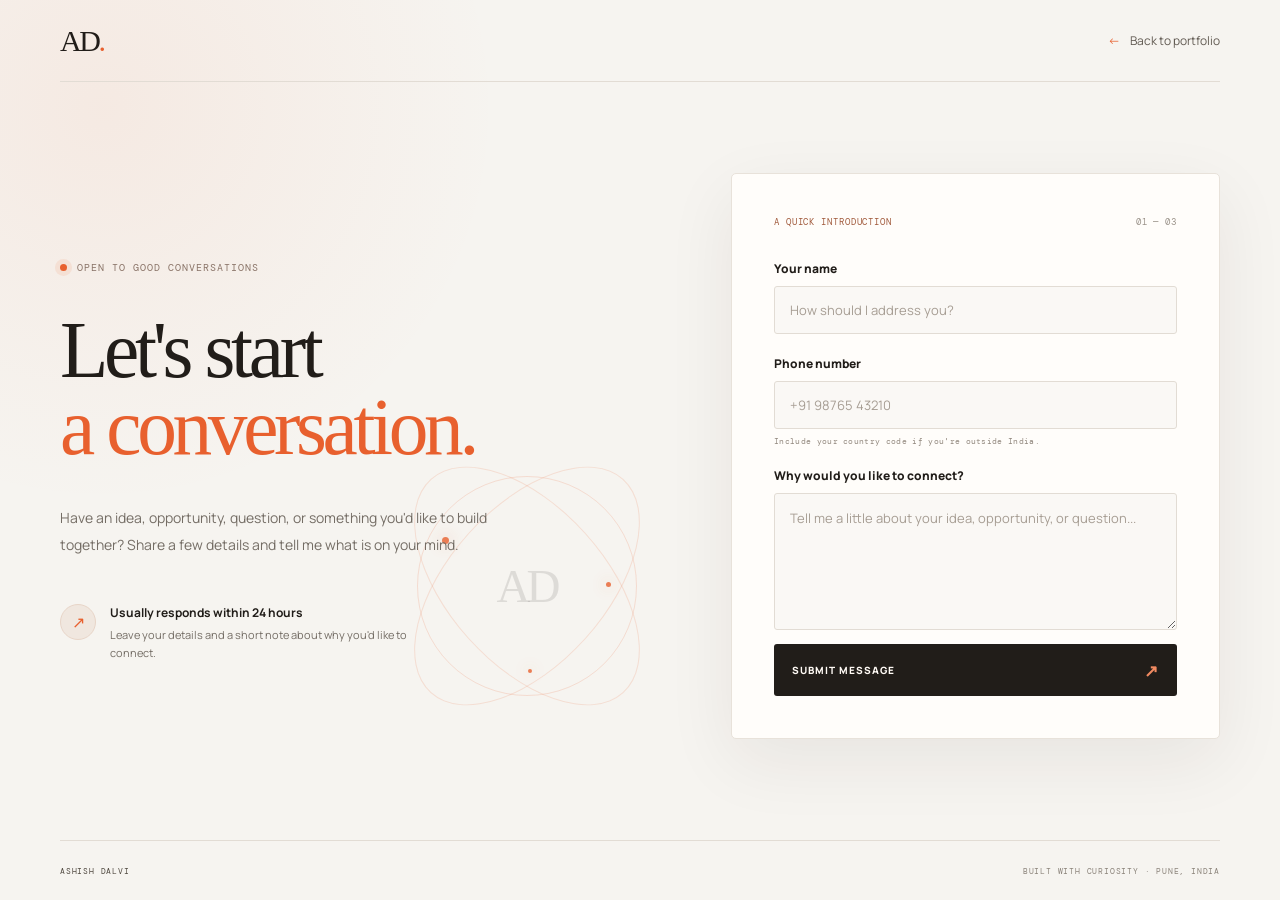
<file: Contact Page/contact.html>
<!DOCTYPE html>
<html lang="en">
<head>
  <meta charset="UTF-8" />
  <meta name="viewport" content="width=device-width, initial-scale=1.0" />
  <meta name="theme-color" content="#f6f4f0" />
  <meta name="description" content="Contact Ashish Dalvi — share your name, phone number and what you'd like to discuss." />
  <title>Let's Talk — Ashish Dalvi</title>
  <link rel="preconnect" href="https://fonts.googleapis.com" />
  <link rel="preconnect" href="https://fonts.gstatic.com" crossorigin />
  <link href="https://fonts.googleapis.com/css2?family=DM+Mono:wght@400;500&family=Manrope:wght@400;500;600;700;800&display=swap" rel="stylesheet" />
  <link href="https://fonts.cdnfonts.com/css/sreda" rel="stylesheet" />
  <link rel="stylesheet" href="contact.css" />
</head>
<body>
  <header class="contact-header">
    <a class="contact-brand" href="index.html" aria-label="Back to Ashish Dalvi portfolio">AD<span>.</span></a>
    <a class="back-link" href="index.html"> <span aria-hidden="true">←</span> Back to portfolio</a>
  </header>
  <main class="contact-layout">
    <section class="contact-intro" aria-labelledby="contact-title">
      <p class="eyebrow"><span></span> OPEN TO GOOD CONVERSATIONS</p>
      <h1 id="contact-title">Let's start<br /><em>a conversation.</em></h1>
      <p class="intro-copy">Have an idea, opportunity, question, or something you'd like to build together? Share a few details and tell me what is on your mind.</p>
      <div class="response-note"><span class="note-mark">↗</span><span><strong>Usually responds within 24 hours</strong><small>Leave your details and a short note about why you'd like to connect.</small></span></div>
      <div class="contact-orbit-art" aria-hidden="true"><i></i><i></i><i></i><b>AD</b></div>
    </section>

    <section class="form-panel" aria-label="Contact form">
      <div class="form-heading"><p> A QUICK INTRODUCTION </p><span>01 — 03</span></div>
      <form id="contact-form" action="https://api.web3forms.com/submit" method="POST" novalidate>

        <input type="hidden" name="access_key" value="54febea1-b2b2-4137-83ee-4243741837d4">
        
        <label for="visitor-name">Your name</label>
        <input id="visitor-name" name="name" type="text" placeholder="How should I address you?" autocomplete="name" minlength="2" maxlength="80" required />

        <label for="visitor-phone">Phone number</label>
        <input id="visitor-phone" name="phone" type="tel" placeholder="+91 98765 43210" autocomplete="tel" inputmode="tel" pattern="[+0-9() .-]{8,20}" maxlength="20" required aria-describedby="phone-hint" />
        <small class="field-hint" id="phone-hint">Include your country code if you're outside India.</small>

        <label for="visitor-reason">Why would you like to connect?</label>
        <textarea id="visitor-reason" name="reason" rows="5" minlength="10" maxlength="800" placeholder="Tell me a little about your idea, opportunity, or question..." required></textarea>

        <button class="submit-button" type="submit">SUBMIT MESSAGE <span aria-hidden="true">↗</span></button>
        <p class="form-error" id="form-error" role="alert" hidden>Please complete all fields with a valid phone number and a short message.</p>
      </form>
      <div class="success-panel" id="success-panel" role="status" aria-live="polite" hidden>
        <div class="success-icon" aria-hidden="true">✓</div>
        <p class="success-kicker">MESSAGE PREPARED</p>
        <h2>Thank you, <span id="success-name">there</span>.</h2>
        <p>I’ll connect with you within 24 hours once message delivery is connected.</p>
        <a href="index.html" class="return-link">BACK TO PORTFOLIO <span aria-hidden="true">↗</span></a>
      </div>
    </section>
  </main>
  <footer class="contact-footer"><span>ASHISH DALVI</span><span>BUILT WITH CURIOSITY · PUNE, INDIA</span></footer>
  <script src="contact.js"></script>
</body>
</html>
</file>
<file: Contact Page/contact.css>
@import url('https://fonts.cdnfonts.com/css/sreda');
:root{--paper:#f6f4f0;--ink:#211d19;--muted:#746d65;--accent:#e8602e;--line:#e2dcd4;--display:'Sreda',Georgia,serif;--body:'Manrope',Arial,sans-serif;--mono:'DM Mono',monospace}
*{box-sizing:border-box}html{min-height:100%;background:var(--paper)}body{margin:0;min-height:100vh;background:radial-gradient(circle at 8% 12%,rgba(232,96,46,.07),transparent 28%),var(--paper);color:var(--ink);font-family:var(--body);-webkit-font-smoothing:antialiased}a{color:inherit;text-decoration:none}button,input,textarea{font:inherit}.contact-header{height:82px;display:flex;align-items:center;justify-content:space-between;width:min(1160px,calc(100% - 64px));margin:auto;border-bottom:1px solid var(--line)}.contact-brand{font:400 30px var(--display);letter-spacing:-.08em}.contact-brand span{color:var(--accent)}.back-link{font-size:12px;color:#625b53;transition:color .2s ease}.back-link span{color:var(--accent);margin-right:8px}.back-link:hover{color:var(--accent)}.contact-layout{width:min(1160px,calc(100% - 64px));min-height:calc(100vh - 142px);margin:0 auto;display:grid;grid-template-columns:minmax(0,1fr) minmax(360px,.86fr);gap:clamp(42px,8vw,110px);align-items:center;padding:70px 0 80px}.contact-intro{position:relative;min-height:490px;display:flex;flex-direction:column;justify-content:center;isolation:isolate}.eyebrow,.form-heading,.form-disclaimer,.field-hint,.success-kicker,.return-link,.contact-footer{font-family:var(--mono);letter-spacing:.1em}.eyebrow{font-size:10px;color:#8a7468;display:flex;align-items:center;gap:10px}.eyebrow span{width:7px;height:7px;background:var(--accent);border-radius:50%;box-shadow:0 0 0 5px rgba(232,96,46,.1)}h1{font:400 clamp(54px,6.2vw,88px)/.98 var(--display);letter-spacing:-.055em;margin:28px 0 24px;position:relative;z-index:1}h1 em{font-style:normal;color:var(--accent)}.intro-copy{max-width:470px;color:var(--muted);font-size:14px;line-height:1.9;position:relative;z-index:1}.response-note{display:flex;align-items:flex-start;gap:14px;margin-top:32px;position:relative;z-index:1}.note-mark{width:36px;height:36px;display:grid;place-items:center;background:#f0e7df;color:var(--accent);border:1px solid #e8d5c8;border-radius:50%}.response-note strong,.response-note small{display:block}.response-note strong{font-size:12px}.response-note small{font-size:11px;color:var(--muted);margin-top:5px;line-height:1.6;max-width:300px}.contact-orbit-art{position:absolute;right:-8px;bottom:5px;width:220px;height:220px;border:1px solid rgba(232,96,46,.2);border-radius:50%;z-index:-1;opacity:.8}.contact-orbit-art:before,.contact-orbit-art:after{content:'';position:absolute;inset:30px -35px;border:1px solid rgba(232,96,46,.19);border-radius:50%;transform:rotate(48deg)}.contact-orbit-art:after{transform:rotate(-48deg)}.contact-orbit-art i{position:absolute;width:7px;height:7px;border-radius:50%;background:var(--accent);box-shadow:0 0 15px rgba(232,96,46,.45)}.contact-orbit-art i:nth-child(1){left:24px;top:60px}.contact-orbit-art i:nth-child(2){right:25px;top:105px;width:5px;height:5px}.contact-orbit-art i:nth-child(3){bottom:22px;left:110px;width:4px;height:4px}.contact-orbit-art b{position:absolute;inset:0;display:grid;place-items:center;font:400 47px var(--display);letter-spacing:-.08em;color:rgba(33,29,25,.14)}.form-panel{position:relative;background:#fffdfa;border:1px solid #e8e2da;box-shadow:0 22px 70px rgba(42,32,24,.07);padding:clamp(26px,4vw,42px);border-radius:5px}.form-heading{display:flex;justify-content:space-between;gap:12px;font-size:9px;color:#a15a3c;margin-bottom:32px}.form-heading p{margin:0}.form-heading span{color:#9a9289}form label{display:block;font-size:12px;font-weight:800;margin:21px 0 9px}form input,form textarea{display:block;width:100%;border:1px solid #e2dcd4;background:#faf8f5;border-radius:3px;padding:14px 15px;color:var(--ink);font-size:13px;outline:none;transition:border-color .2s ease,box-shadow .2s ease,background .2s ease}form textarea{resize:vertical;min-height:132px;line-height:1.65}form input::placeholder,form textarea::placeholder{color:#a69d93}form input:focus,form textarea:focus{border-color:var(--accent);background:#fff;box-shadow:0 0 0 3px rgba(232,96,46,.1)}.field-hint{display:block;margin-top:7px;color:#91877d;font-size:8px;letter-spacing:.04em}.form-disclaimer{font-size:9px;line-height:1.7;letter-spacing:.035em;color:#8a8178;margin:18px 0}.submit-button{width:100%;min-height:52px;margin-top:14px;border:0;border-radius:3px;background:var(--ink);color:#fffaf5;display:flex;align-items:center;justify-content:space-between;padding:0 18px;font-size:10px;font-weight:800;letter-spacing:.1em;cursor:pointer;transition:transform .25s ease,background .25s ease,box-shadow .25s ease}.submit-button span{color:#f18a61;font-size:17px;transition:transform .25s ease}.submit-button:hover{transform:translateY(-3px);background:#342922;box-shadow:0 12px 25px rgba(34,25,20,.15)}.submit-button:hover span{transform:translate(3px,-3px)}.form-error{font-size:11px;color:#a33324;line-height:1.6;margin:13px 0 0}.success-panel{text-align:left;padding:15px 0 3px}.success-icon{width:48px;height:48px;border-radius:50%;display:grid;place-items:center;background:#f7e8df;color:#b94d27;font-size:25px}.success-kicker{font-size:9px;color:#b94d27;margin:22px 0 10px}.success-panel h2{font:400 clamp(34px,4vw,48px)/1.08 var(--display);margin:0 0 12px}.success-panel h2 span{color:var(--accent)}.success-panel>p:not(.success-kicker){font-size:14px;line-height:1.8;color:#5f574f}.success-panel>small{display:block;font-size:10px;line-height:1.7;color:#91877d;margin-top:16px}.return-link{display:inline-flex;align-items:center;gap:20px;margin-top:26px;font-size:9px;color:#9d4c2b;border-bottom:1px solid #e2c0b0;padding-bottom:7px}.contact-footer{width:min(1160px,calc(100% - 64px));margin:auto;min-height:60px;border-top:1px solid var(--line);display:flex;align-items:center;justify-content:space-between;color:#8b837a;font-size:8px}.contact-footer span:first-child{color:#504940}@media(max-width:850px){.contact-layout{grid-template-columns:1fr;gap:26px;padding:50px 0 55px}.contact-intro{min-height:360px}.contact-orbit-art{width:165px;height:165px;right:8px;bottom:-12px}.form-panel{max-width:620px;width:100%;justify-self:center}}@media(max-width:520px){.contact-header,.contact-layout,.contact-footer{width:calc(100% - 40px)}.contact-header{height:70px}.contact-layout{padding-top:38px}.contact-intro{min-height:320px}h1{font-size:clamp(49px,13vw,66px)}.intro-copy{font-size:13px;max-width:340px}.contact-orbit-art{width:125px;height:125px;right:0;opacity:.55}.contact-orbit-art b{font-size:32px}.form-panel{padding:24px 19px}.contact-footer{font-size:7px;gap:12px}.contact-footer span:last-child{text-align:right}}@media(prefers-reduced-motion:reduce){*,*::before,*::after{scroll-behavior:auto!important;transition:none!important;animation:none!important}}
</file>
